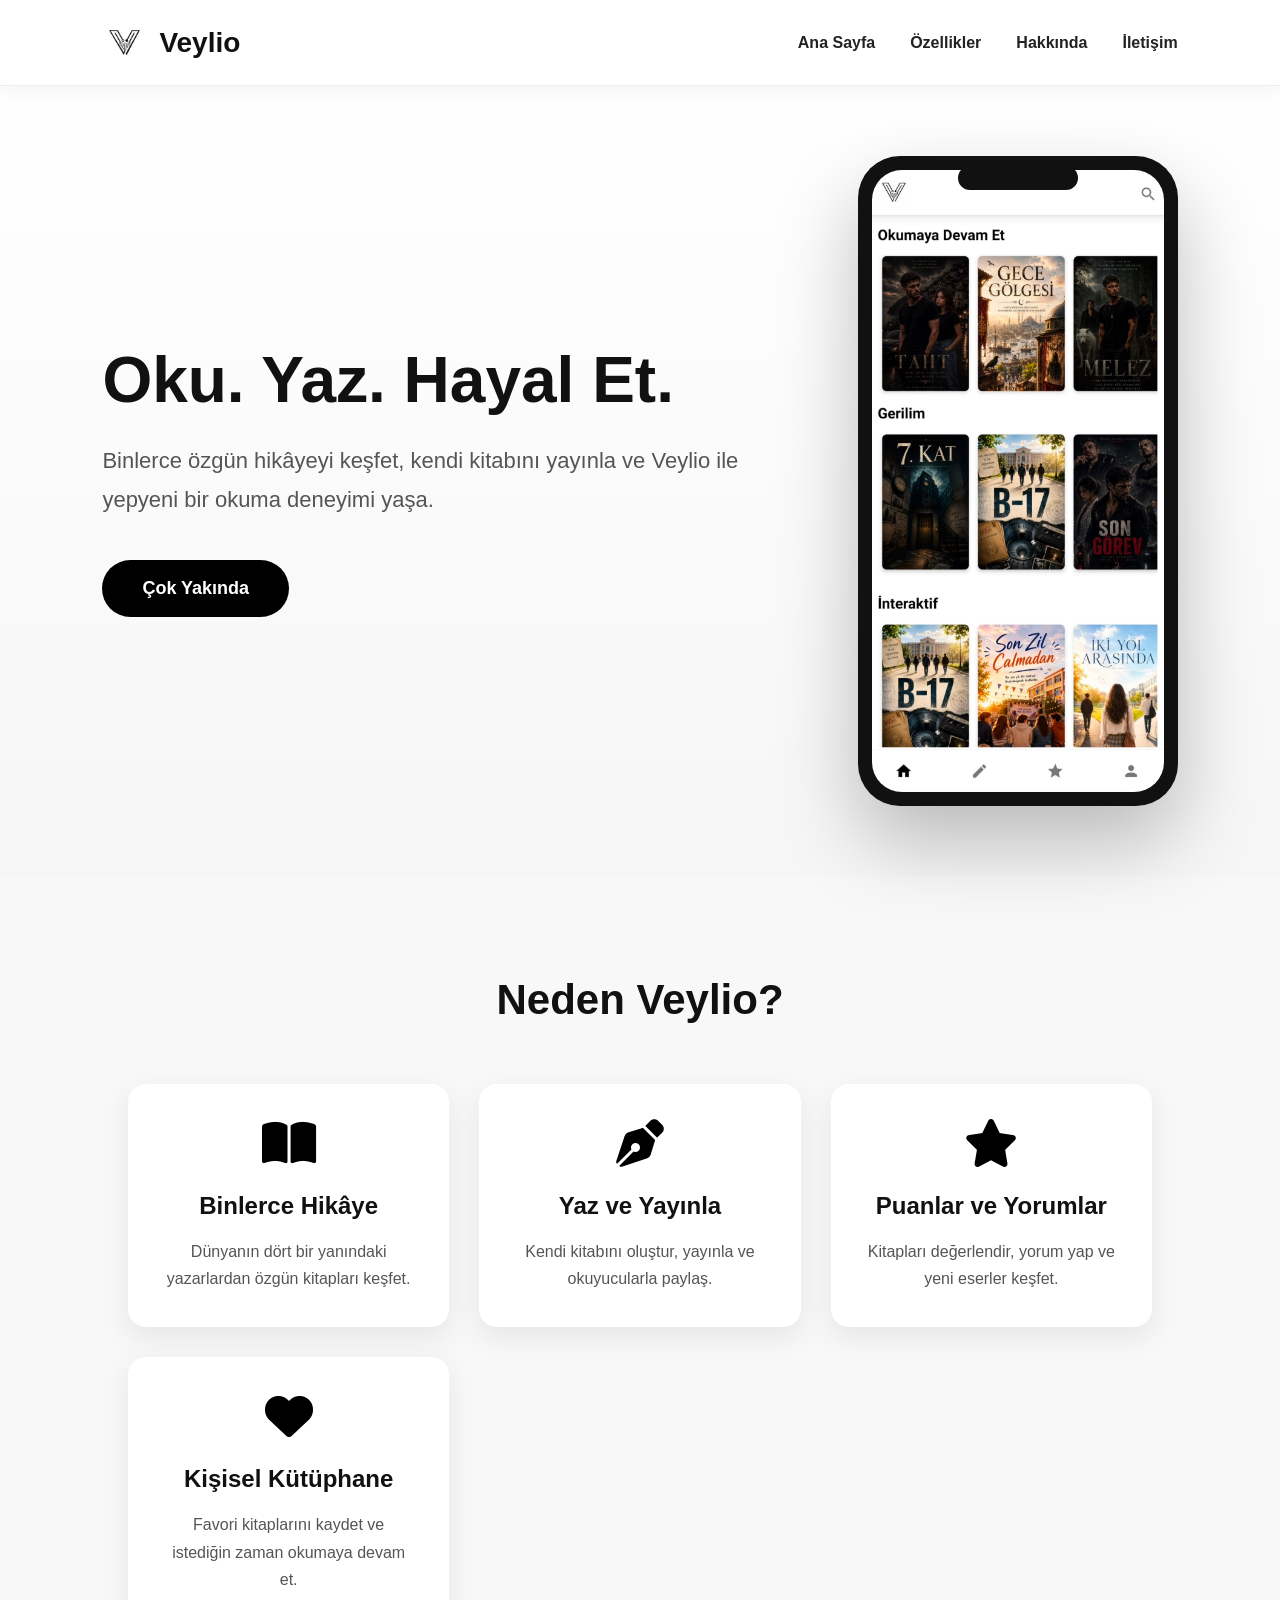
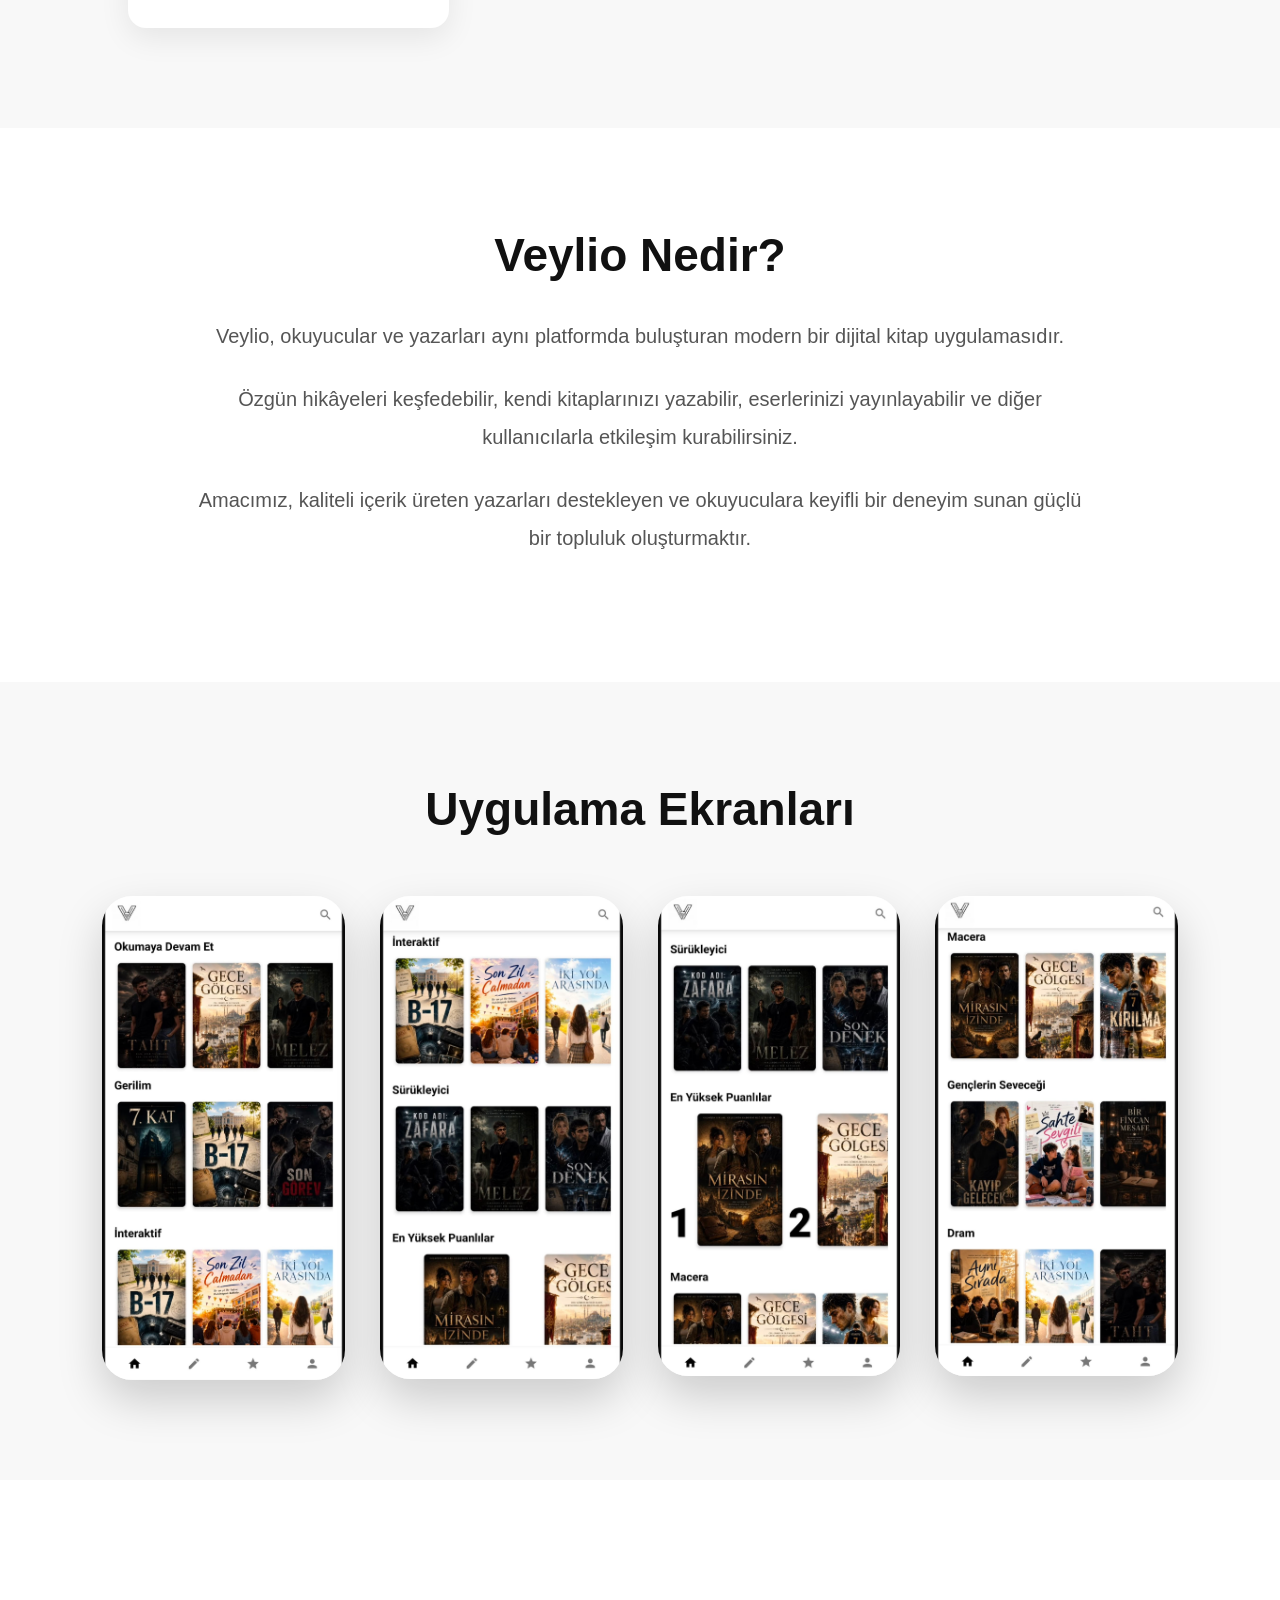
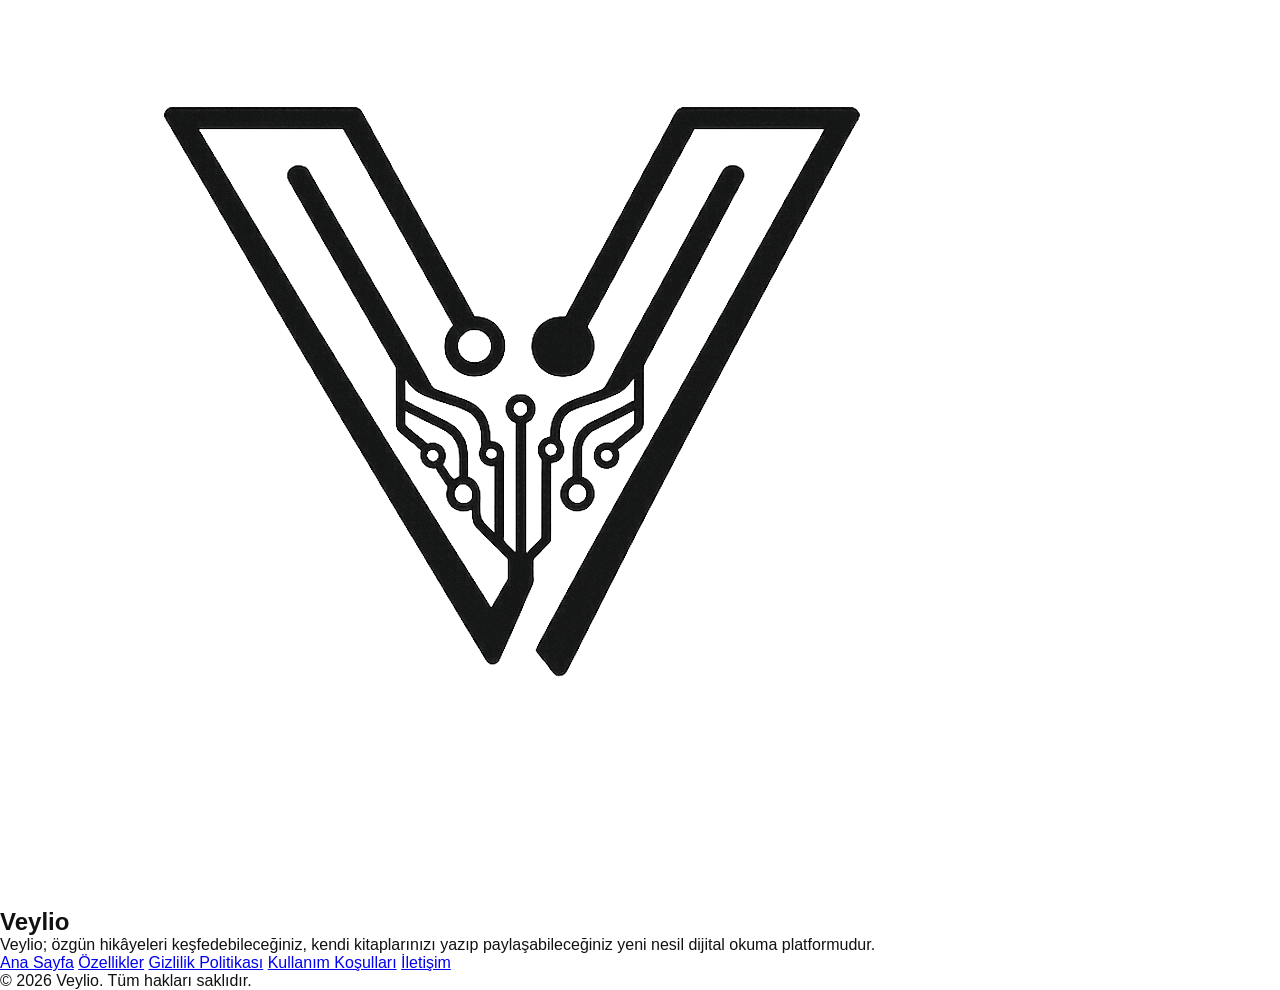
<file: index.html>
<!DOCTYPE html>
<html lang="tr">

<head>

    <meta charset="UTF-8">
    <meta name="viewport" content="width=device-width, initial-scale=1.0">

    <title>Veylio | Hikâyeni Keşfet ve Paylaş</title>

    <meta name="description"
          content="Veylio ile binlerce özgün hikâyeyi keşfet, kendi kitaplarını yaz ve yayınla.">

    <meta name="keywords"
          content="Veylio, kitap, hikâye, roman, okuma, yazma, dijital kitap">

    <meta name="author" content="Veylio">

    <meta property="og:title" content="Veylio">
    <meta property="og:description" content="Yeni nesil dijital kitap platformu.">
    <meta property="og:image" content="https://veylioapp.com/assets/images/logo.png">
    <meta property="og:url" content="https://veylioapp.com">

    <meta name="twitter:card" content="summary_large_image">

    <link rel="canonical" href="https://veylioapp.com">

    <link rel="icon" href="assets/images/favicon.png">

    <link rel="stylesheet" href="css/style.css">

    <link rel="stylesheet"
          href="https://cdnjs.cloudflare.com/ajax/libs/font-awesome/6.7.2/css/all.min.css">

</head>

<body>

    <!-- NAVBAR -->

    <header class="navbar">

        <div class="logo">
            <img src="assets/images/logo.png" alt="Veylio Logo">
            <span>Veylio</span>
        </div>

        <nav>
            <a href="#">Ana Sayfa</a>
            <a href="#">Özellikler</a>
            <a href="#">Hakkında</a>
            <a href="#">İletişim</a>
        </nav>

    </header>

    <!-- HERO -->

    <section class="hero">

        <div class="hero-text">

            <h1>Oku. Yaz. Hayal Et.</h1>

            <p>
                Binlerce özgün hikâyeyi keşfet,
                kendi kitabını yayınla ve
                Veylio ile yepyeni bir okuma deneyimi yaşa.
            </p>

            <a href="#" class="button">Çok Yakında</a>

        </div>

        <div class="hero-image">

            <div class="phone">

                <div class="phone-screen">

                    <img id="phoneImage"
                        src="assets/images/screenshot1.jpg"
                        alt="Veylio">

                </div>

            </div>

        </div>

    </section>

    <!-- FEATURES -->

    <section class="features">

        <h2>Neden Veylio?</h2>

        <div class="feature-grid">

            <div class="feature-card">
                <i class="fa-solid fa-book-open"></i>
                <h3>Binlerce Hikâye</h3>
                <p>Dünyanın dört bir yanındaki yazarlardan özgün kitapları keşfet.</p>
            </div>

            <div class="feature-card">
                <i class="fa-solid fa-pen-nib"></i>
                <h3>Yaz ve Yayınla</h3>
                <p>Kendi kitabını oluştur, yayınla ve okuyucularla paylaş.</p>
            </div>

            <div class="feature-card">
                <i class="fa-solid fa-star"></i>
                <h3>Puanlar ve Yorumlar</h3>
                <p>Kitapları değerlendir, yorum yap ve yeni eserler keşfet.</p>
            </div>

            <div class="feature-card">
                <i class="fa-solid fa-heart"></i>
                <h3>Kişisel Kütüphane</h3>
                <p>Favori kitaplarını kaydet ve istediğin zaman okumaya devam et.</p>
            </div>

        </div>

    </section>
<section class="about" id="about">

    <div class="about-content">

        <h2>Veylio Nedir?</h2>

        <p>
            Veylio, okuyucular ve yazarları aynı platformda buluşturan
            modern bir dijital kitap uygulamasıdır.
        </p>

        <p>
            Özgün hikâyeleri keşfedebilir, kendi kitaplarınızı yazabilir,
            eserlerinizi yayınlayabilir ve diğer kullanıcılarla etkileşim
            kurabilirsiniz.
        </p>

        <p>
            Amacımız, kaliteli içerik üreten yazarları destekleyen ve
            okuyuculara keyifli bir deneyim sunan güçlü bir topluluk oluşturmaktır.
        </p>

    </div>

</section>

<section class="gallery">

    <h2>Uygulama Ekranları</h2>

    <div class="gallery-grid">

        <img src="assets/images/screenshot1.jpg" alt="">
        <img src="assets/images/screenshot2.jpg" alt="">
        <img src="assets/images/screenshot3.jpg" alt="">
        <img src="assets/images/screenshot4.jpg" alt="">

    </div>

</section>

    <script src="js/app.js"></script>
<footer>

    <div class="footer-logo">

        <img src="assets/images/logo.png" alt="Veylio">

        <h2>Veylio</h2>

    </div>

    <p>

        Veylio; özgün hikâyeleri keşfedebileceğiniz,
        kendi kitaplarınızı yazıp paylaşabileceğiniz
        yeni nesil dijital okuma platformudur.

    </p>

    <div class="footer-links">

        <a href="index.html">Ana Sayfa</a>

        <a href="#features">Özellikler</a>

        <a href="privacy.html">Gizlilik Politikası</a>

        <a href="terms.html">Kullanım Koşulları</a>

        <a href="contact.html">İletişim</a>

    </div>

    <span>

        © 2026 Veylio. Tüm hakları saklıdır.

    </span>

</footer>

</body>


</html>
</file>
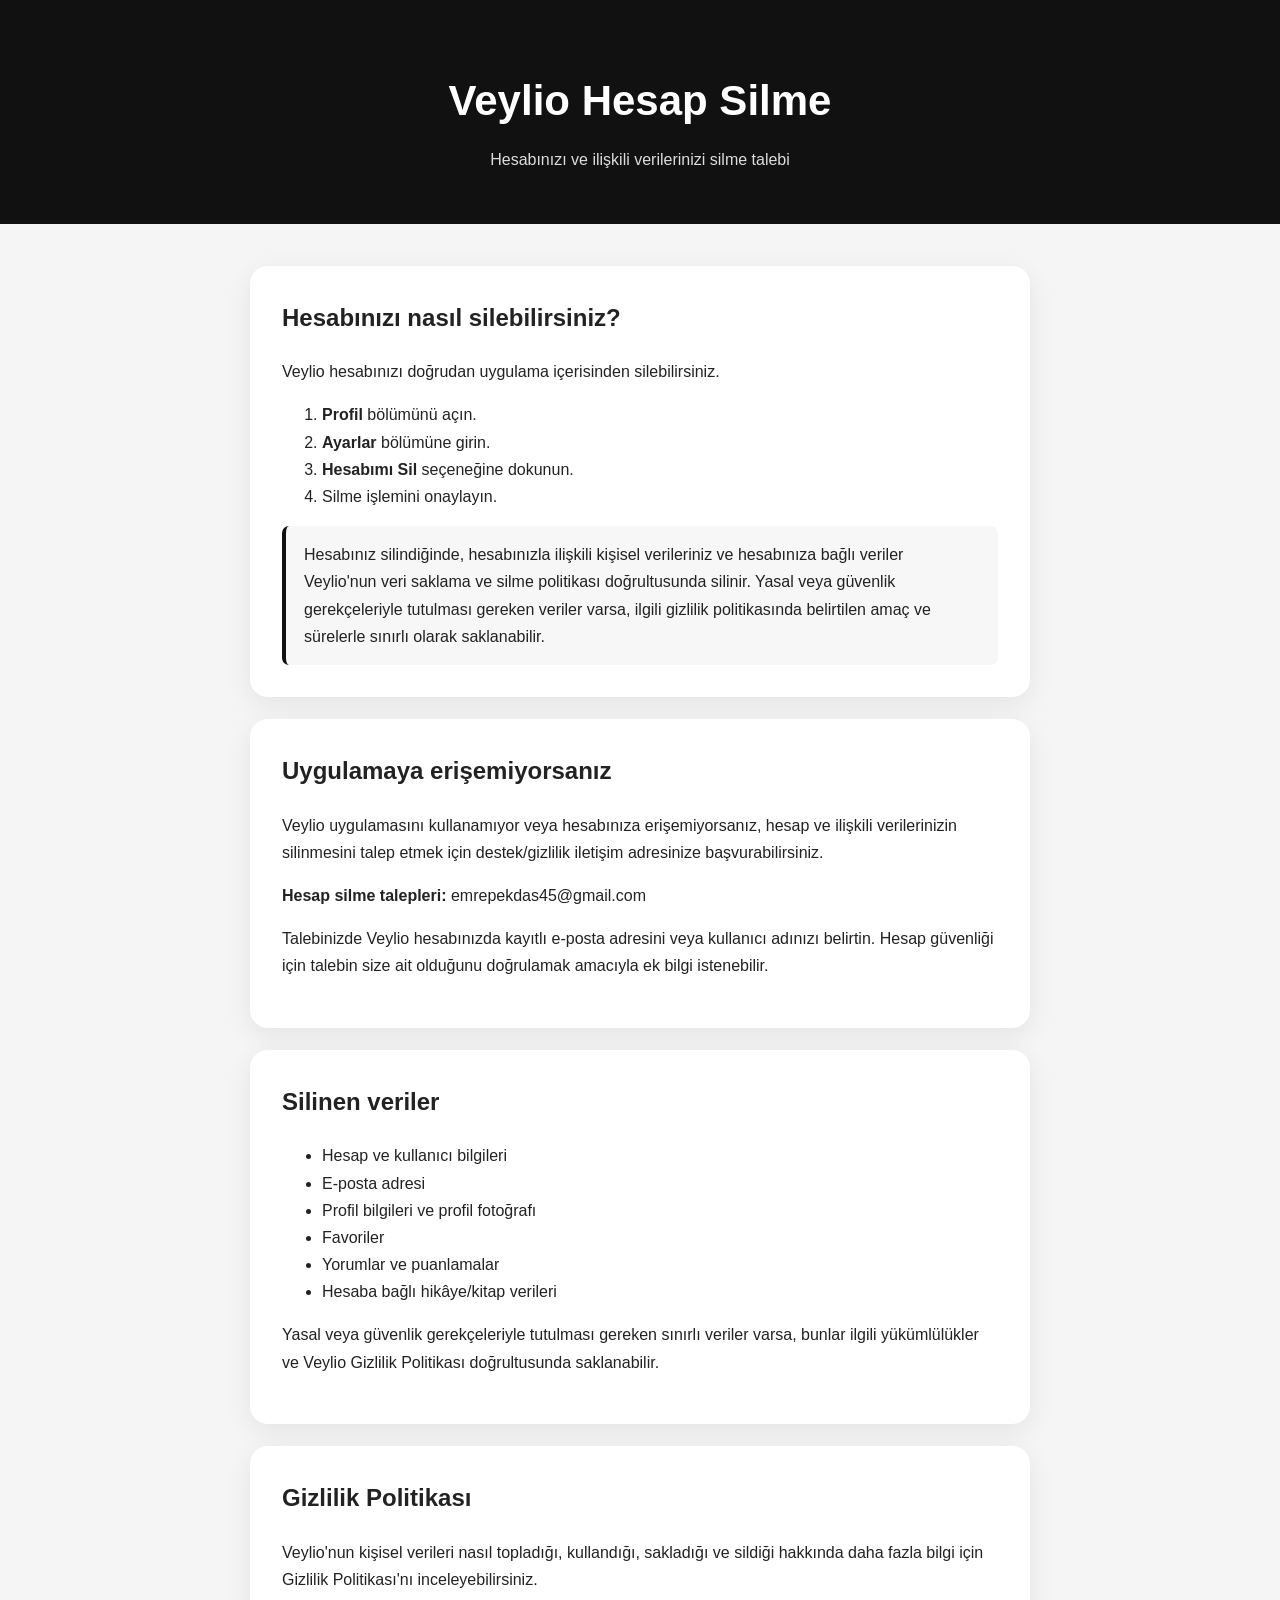
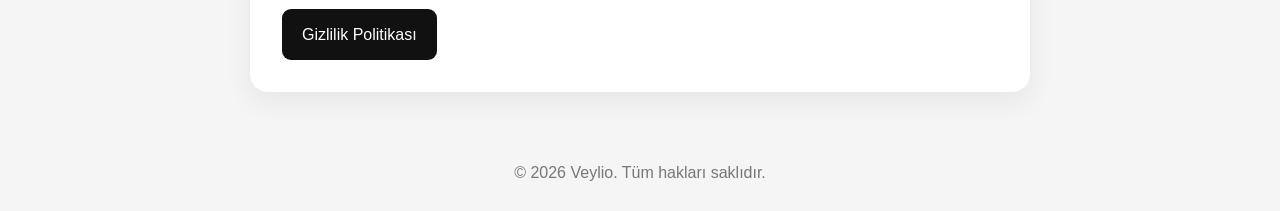
<file: account-delete.html>
<!doctype html>
<html lang="tr">
<head>
<meta charset="utf-8">
<meta name="viewport" content="width=device-width,initial-scale=1">
<title>Veylio Hesap Silme</title>
<style>
*{box-sizing:border-box}body{margin:0;font-family:Arial,sans-serif;background:#f5f5f5;color:#222;line-height:1.7}
header{background:#111;color:#fff;text-align:center;padding:65px 20px 50px}
h1{font-size:42px;margin:0 0 10px}header p{margin:0;color:#ddd}
main{max-width:820px;margin:42px auto;padding:0 20px}.card{background:#fff;border-radius:18px;padding:32px;margin-bottom:22px;box-shadow:0 8px 28px rgba(0,0,0,.07)}
h2{margin-top:0}.note{background:#f7f7f7;border-left:4px solid #111;padding:15px 18px;border-radius:7px}
a{color:#111}.button{display:inline-block;background:#111;color:#fff;text-decoration:none;padding:12px 20px;border-radius:9px}
footer{text-align:center;color:#777;padding:25px}
</style>
</head>
<body>
<header>
<h1>Veylio Hesap Silme</h1>
<p>Hesabınızı ve ilişkili verilerinizi silme talebi</p>
</header>
<main>
<section class="card">
<h2>Hesabınızı nasıl silebilirsiniz?</h2>
<p>Veylio hesabınızı doğrudan uygulama içerisinden silebilirsiniz.</p>
<ol>
<li><strong>Profil</strong> bölümünü açın.</li>
<li><strong>Ayarlar</strong> bölümüne girin.</li>
<li><strong>Hesabımı Sil</strong> seçeneğine dokunun.</li>
<li>Silme işlemini onaylayın.</li>
</ol>
<div class="note">Hesabınız silindiğinde, hesabınızla ilişkili kişisel verileriniz ve hesabınıza bağlı veriler Veylio'nun veri saklama ve silme politikası doğrultusunda silinir. Yasal veya güvenlik gerekçeleriyle tutulması gereken veriler varsa, ilgili gizlilik politikasında belirtilen amaç ve sürelerle sınırlı olarak saklanabilir.</div>
</section>

<section class="card">
<h2>Uygulamaya erişemiyorsanız</h2>
<p>Veylio uygulamasını kullanamıyor veya hesabınıza erişemiyorsanız, hesap ve ilişkili verilerinizin silinmesini talep etmek için destek/gizlilik iletişim adresinize başvurabilirsiniz.</p>
<p><strong>Hesap silme talepleri:</strong> emrepekdas45@gmail.com</p>
<p>Talebinizde Veylio hesabınızda kayıtlı e-posta adresini veya kullanıcı adınızı belirtin. Hesap güvenliği için talebin size ait olduğunu doğrulamak amacıyla ek bilgi istenebilir.</p>
</section>

<section class="card">
<h2>Silinen veriler</h2>
<ul>
<li>Hesap ve kullanıcı bilgileri</li>
<li>E-posta adresi</li>
<li>Profil bilgileri ve profil fotoğrafı</li>
<li>Favoriler</li>
<li>Yorumlar ve puanlamalar</li>
<li>Hesaba bağlı hikâye/kitap verileri</li>
</ul>
<p>Yasal veya güvenlik gerekçeleriyle tutulması gereken sınırlı veriler varsa, bunlar ilgili yükümlülükler ve Veylio Gizlilik Politikası doğrultusunda saklanabilir.</p>
</section>

<section class="card">
<h2>Gizlilik Politikası</h2>
<p>Veylio'nun kişisel verileri nasıl topladığı, kullandığı, sakladığı ve sildiği hakkında daha fazla bilgi için Gizlilik Politikası'nı inceleyebilirsiniz.</p>
<a class="button" href="/privacy.html">Gizlilik Politikası</a>
</section>
</main>
<footer>© 2026 Veylio. Tüm hakları saklıdır.</footer>
</body>
</html>
</file>
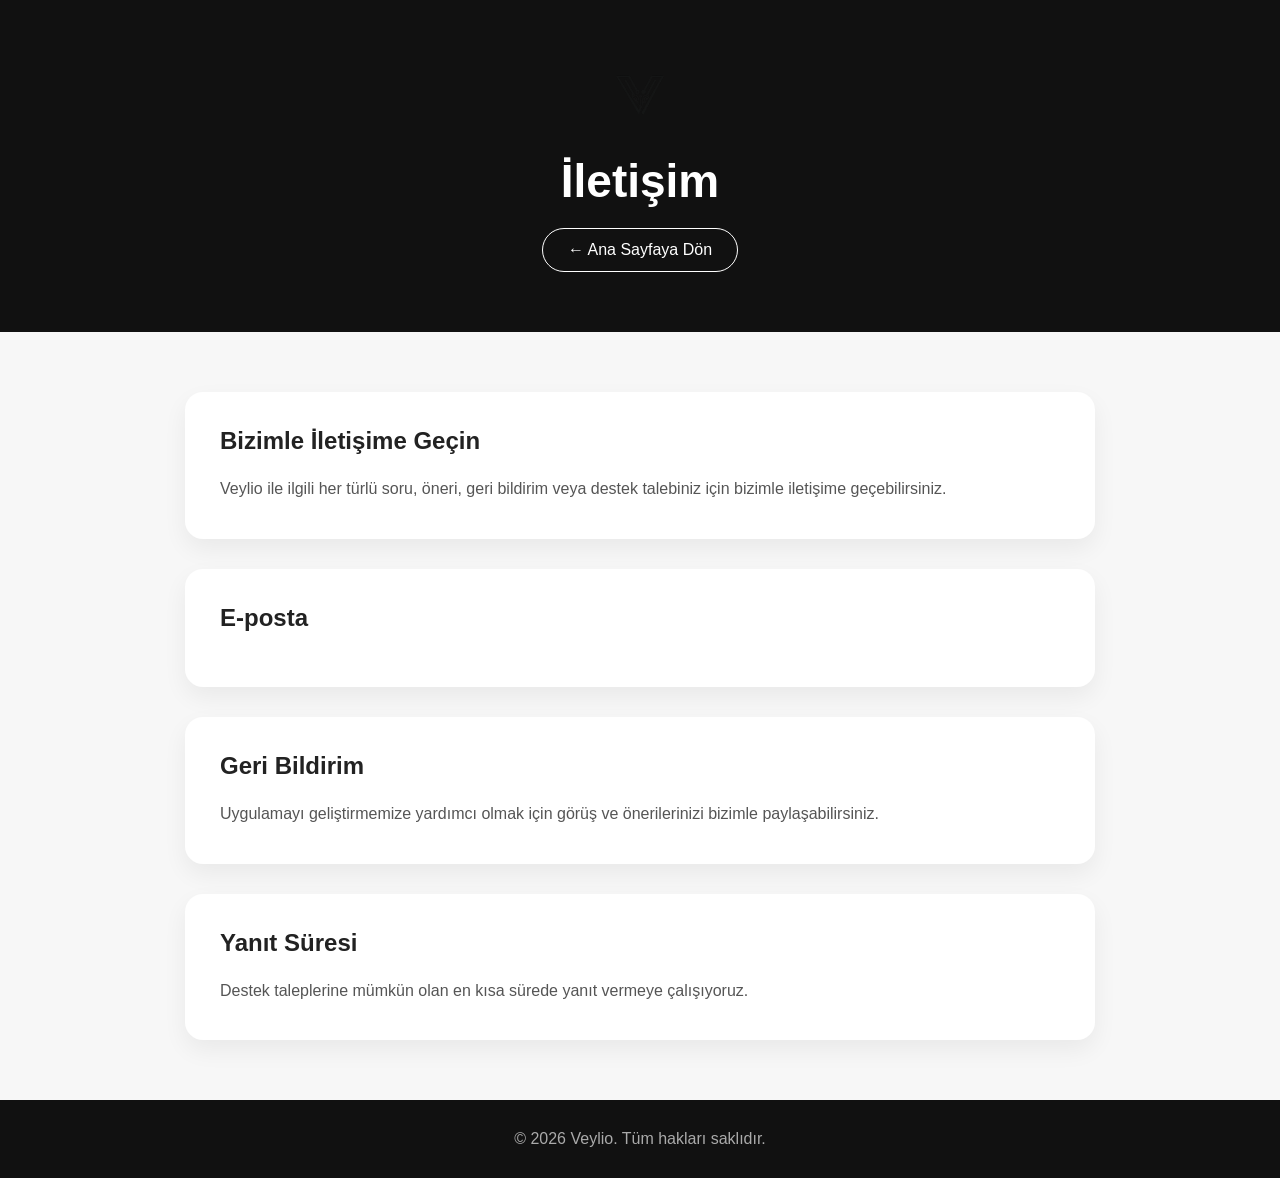
<file: contact.html>
<!DOCTYPE html>
<html lang="tr">

<head>

    <meta charset="UTF-8">
    <meta name="viewport" content="width=device-width, initial-scale=1.0">
    <link rel="icon" type="image/png" href="assets/images/favicon.png">
    <title>İletişim | Veylio</title>

    <link rel="stylesheet" href="css/legal.css">

</head>

<body>

<header>

    <img src="assets/images/logo.png" alt="Veylio">

    <h1>İletişim</h1>

    <a href="index.html">← Ana Sayfaya Dön</a>

</header>

<main>

<section>

<h2>Bizimle İletişime Geçin</h2>

<p>

Veylio ile ilgili her türlü soru, öneri, geri bildirim veya destek talebiniz için bizimle iletişime geçebilirsiniz.

</p>

</section>

<section>

<h2>E-posta</h2>

<p>



</p>

</section>

<section>

<h2>Geri Bildirim</h2>

<p>

Uygulamayı geliştirmemize yardımcı olmak için görüş ve önerilerinizi bizimle paylaşabilirsiniz.

</p>

</section>

<section>

<h2>Yanıt Süresi</h2>

<p>

Destek taleplerine mümkün olan en kısa sürede yanıt vermeye çalışıyoruz.

</p>

</section>

</main>

<footer>

© 2026 Veylio. Tüm hakları saklıdır.

</footer>

</body>

</html>
</file>
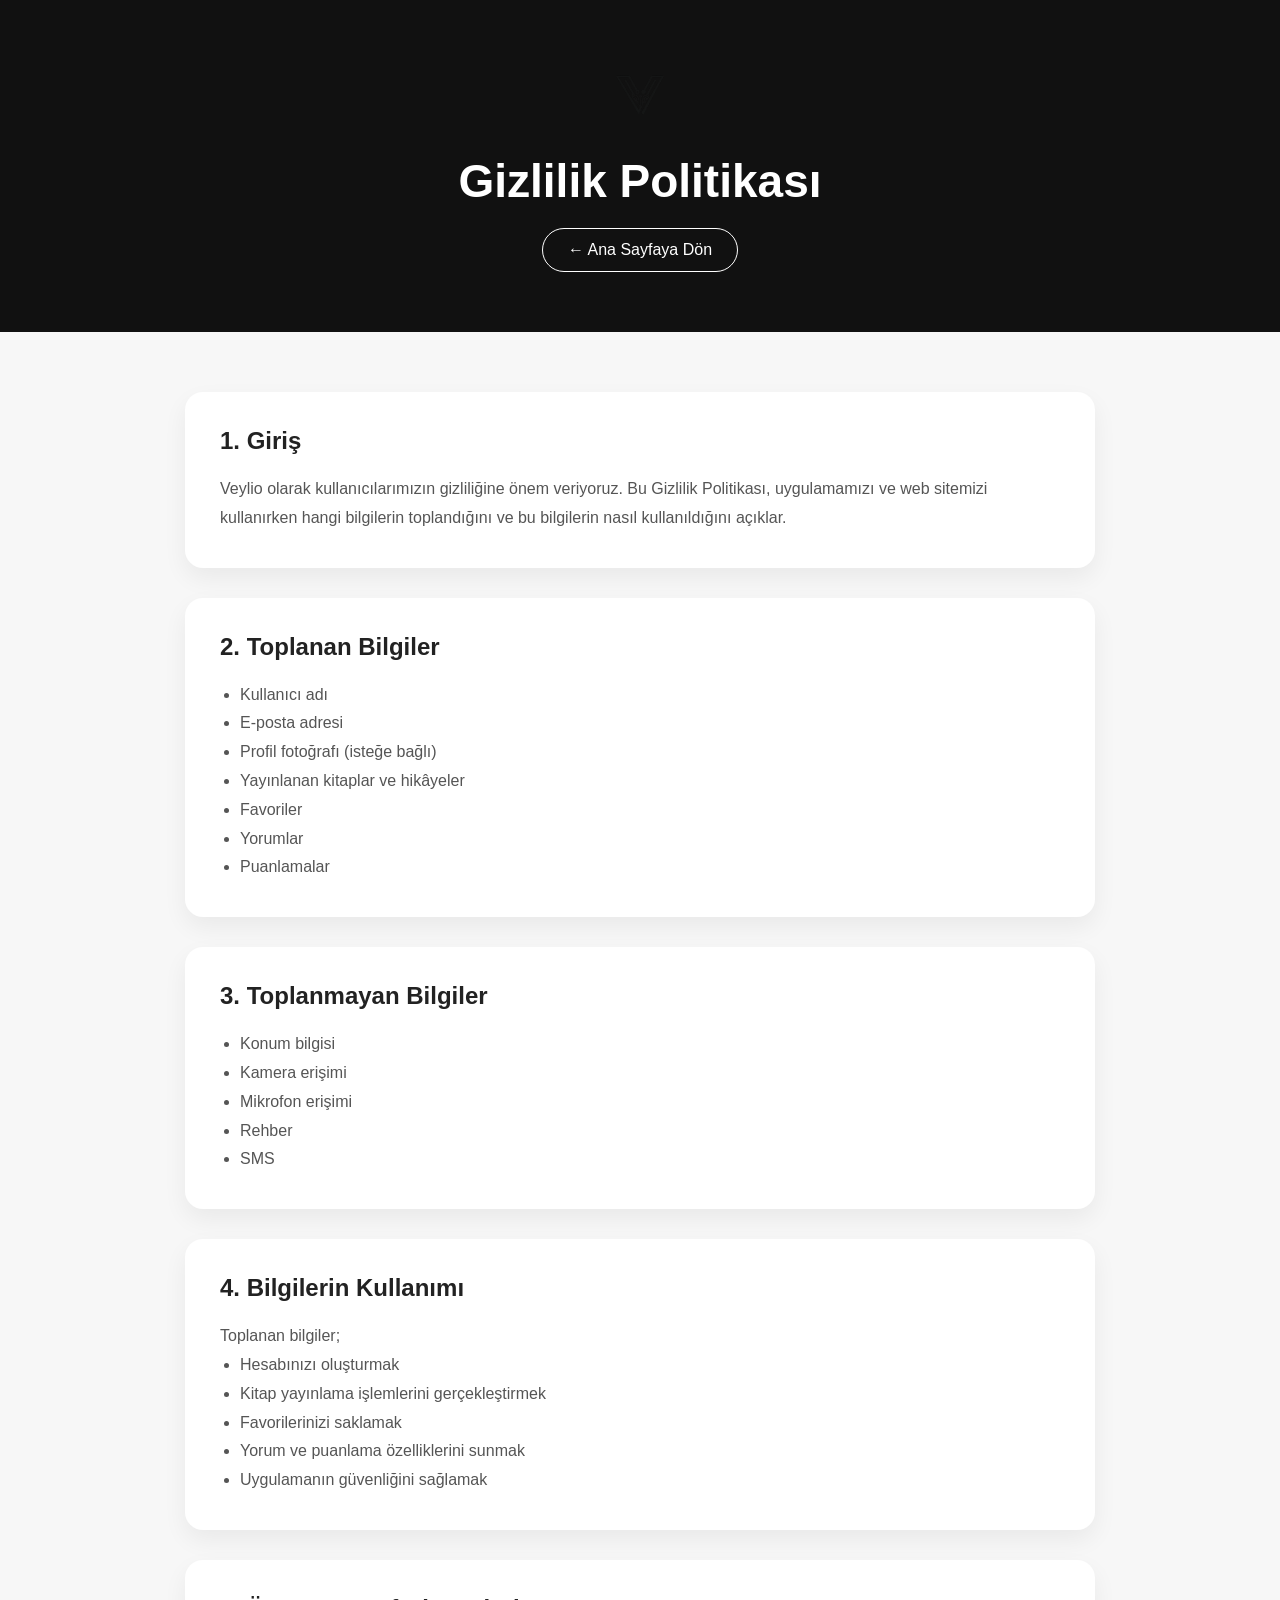
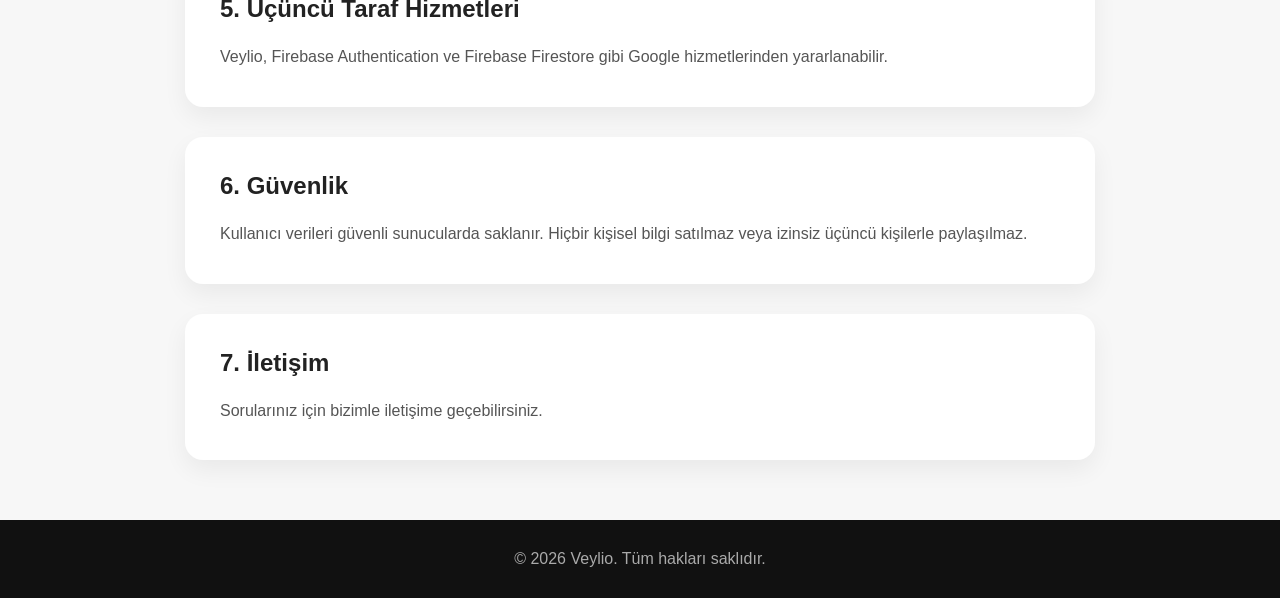
<file: privacy.html>
<!DOCTYPE html>
<html lang="tr">

<head>
    <link rel="icon" type="image/png" href="assets/images/favicon.png">
    <meta charset="UTF-8">
    <meta name="viewport" content="width=device-width, initial-scale=1.0">

    <title>Gizlilik Politikası | Veylio</title>

    <link rel="stylesheet" href="css/legal.css">

</head>

<body>

<header>

    <img src="assets/images/logo.png" alt="Veylio">

    <h1>Gizlilik Politikası</h1>

    <a href="index.html">← Ana Sayfaya Dön</a>

</header>

<main>

<section>

<h2>1. Giriş</h2>

<p>

Veylio olarak kullanıcılarımızın gizliliğine önem veriyoruz.
Bu Gizlilik Politikası, uygulamamızı ve web sitemizi kullanırken
hangi bilgilerin toplandığını ve bu bilgilerin nasıl kullanıldığını açıklar.

</p>

</section>

<section>

<h2>2. Toplanan Bilgiler</h2>

<ul>

<li>Kullanıcı adı</li>
<li>E-posta adresi</li>
<li>Profil fotoğrafı (isteğe bağlı)</li>
<li>Yayınlanan kitaplar ve hikâyeler</li>
<li>Favoriler</li>
<li>Yorumlar</li>
<li>Puanlamalar</li>

</ul>

</section>

<section>

<h2>3. Toplanmayan Bilgiler</h2>

<ul>

<li>Konum bilgisi</li>
<li>Kamera erişimi</li>
<li>Mikrofon erişimi</li>
<li>Rehber</li>
<li>SMS</li>

</ul>

</section>

<section>

<h2>4. Bilgilerin Kullanımı</h2>

<p>

Toplanan bilgiler;

</p>

<ul>

<li>Hesabınızı oluşturmak</li>
<li>Kitap yayınlama işlemlerini gerçekleştirmek</li>
<li>Favorilerinizi saklamak</li>
<li>Yorum ve puanlama özelliklerini sunmak</li>
<li>Uygulamanın güvenliğini sağlamak</li>

</ul>

</section>

<section>

<h2>5. Üçüncü Taraf Hizmetleri</h2>

<p>

Veylio, Firebase Authentication ve Firebase Firestore gibi
Google hizmetlerinden yararlanabilir.

</p>

</section>

<section>

<h2>6. Güvenlik</h2>

<p>

Kullanıcı verileri güvenli sunucularda saklanır.
Hiçbir kişisel bilgi satılmaz veya izinsiz üçüncü kişilerle paylaşılmaz.

</p>

</section>

<section>

<h2>7. İletişim</h2>

<p>

Sorularınız için bizimle iletişime geçebilirsiniz.

</p>

</section>

</main>

<footer>

© 2026 Veylio. Tüm hakları saklıdır.

</footer>

</body>

</html>
</file>
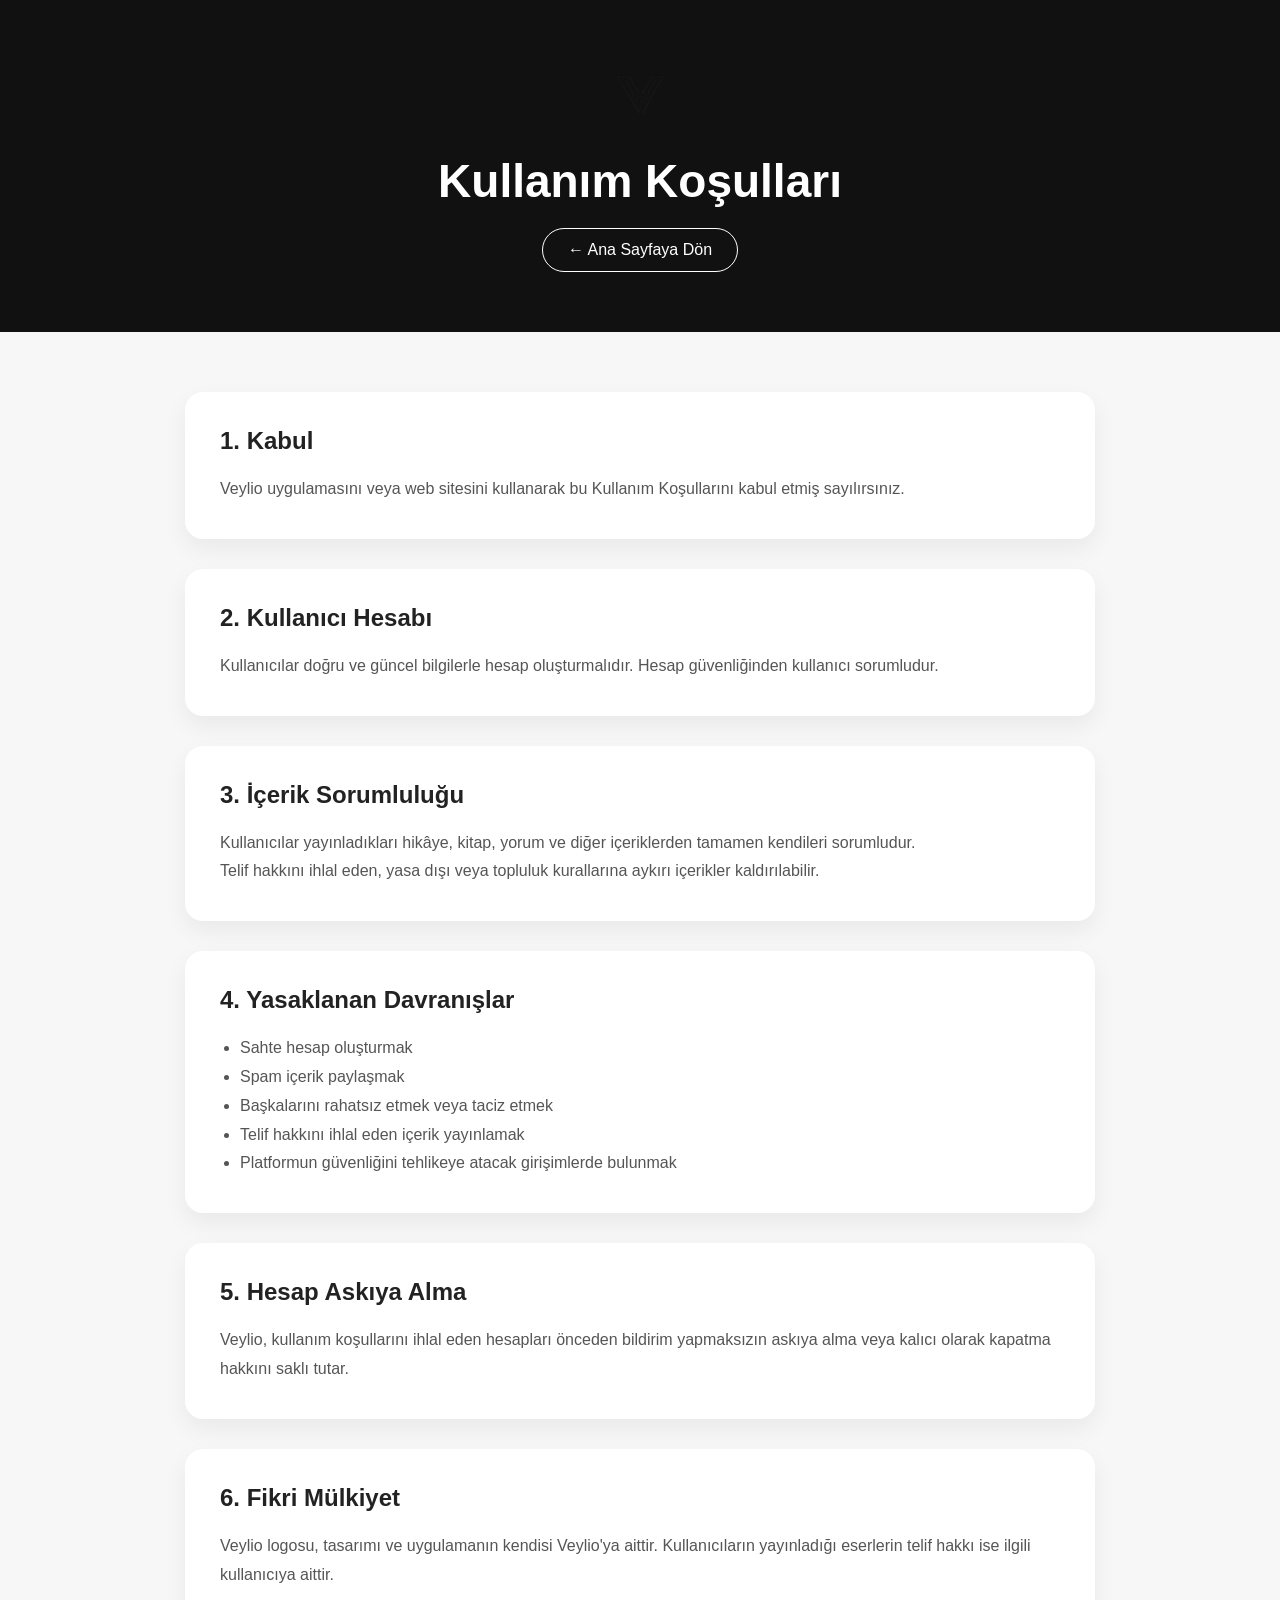
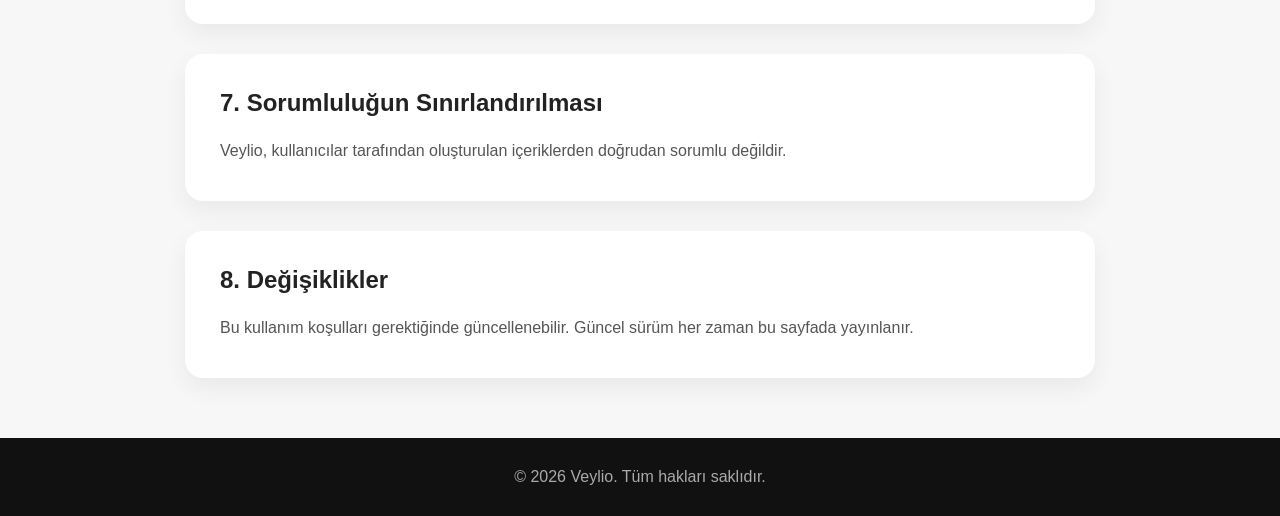
<file: terms.html>
<!DOCTYPE html>
<html lang="tr">

<head>
  
    <meta charset="UTF-8">
    <meta name="viewport" content="width=device-width, initial-scale=1.0">
    <link rel="icon" type="image/png" href="assets/images/favicon.png">
    <title>Kullanım Koşulları | Veylio</title>

    <link rel="stylesheet" href="css/legal.css">

</head>

<body>

<header>

    <img src="assets/images/logo.png" alt="Veylio">

    <h1>Kullanım Koşulları</h1>

    <a href="index.html">← Ana Sayfaya Dön</a>

</header>

<main>

<section>

<h2>1. Kabul</h2>

<p>

Veylio uygulamasını veya web sitesini kullanarak bu Kullanım Koşullarını kabul etmiş sayılırsınız.

</p>

</section>

<section>

<h2>2. Kullanıcı Hesabı</h2>

<p>

Kullanıcılar doğru ve güncel bilgilerle hesap oluşturmalıdır.
Hesap güvenliğinden kullanıcı sorumludur.

</p>

</section>

<section>

<h2>3. İçerik Sorumluluğu</h2>

<p>

Kullanıcılar yayınladıkları hikâye, kitap, yorum ve diğer içeriklerden tamamen kendileri sorumludur.

</p>

<p>

Telif hakkını ihlal eden, yasa dışı veya topluluk kurallarına aykırı içerikler kaldırılabilir.

</p>

</section>

<section>

<h2>4. Yasaklanan Davranışlar</h2>

<ul>

<li>Sahte hesap oluşturmak</li>

<li>Spam içerik paylaşmak</li>

<li>Başkalarını rahatsız etmek veya taciz etmek</li>

<li>Telif hakkını ihlal eden içerik yayınlamak</li>

<li>Platformun güvenliğini tehlikeye atacak girişimlerde bulunmak</li>

</ul>

</section>

<section>

<h2>5. Hesap Askıya Alma</h2>

<p>

Veylio, kullanım koşullarını ihlal eden hesapları önceden bildirim yapmaksızın askıya alma veya kalıcı olarak kapatma hakkını saklı tutar.

</p>

</section>

<section>

<h2>6. Fikri Mülkiyet</h2>

<p>

Veylio logosu, tasarımı ve uygulamanın kendisi Veylio'ya aittir.

Kullanıcıların yayınladığı eserlerin telif hakkı ise ilgili kullanıcıya aittir.

</p>

</section>

<section>

<h2>7. Sorumluluğun Sınırlandırılması</h2>

<p>

Veylio, kullanıcılar tarafından oluşturulan içeriklerden doğrudan sorumlu değildir.

</p>

</section>

<section>

<h2>8. Değişiklikler</h2>

<p>

Bu kullanım koşulları gerektiğinde güncellenebilir.
Güncel sürüm her zaman bu sayfada yayınlanır.

</p>

</section>

</main>

<footer>

© 2026 Veylio. Tüm hakları saklıdır.

</footer>

</body>

</html>
</file>
<file: css/style.css>
*{
    margin:0;
    padding:0;
    box-sizing:border-box;
    font-family:Arial, Helvetica, sans-serif;
}

body{
    background:#ffffff;
    color:#111;
}

.navbar{
    width:100%;
    padding:20px 8%;
    display:flex;
    justify-content:space-between;
    align-items:center;
    border-bottom:1px solid #eee;
    position:sticky;
    top:0;
    background:rgba(255,255,255,.92);
    backdrop-filter:blur(12px);
    z-index:999;
    box-shadow:0 5px 20px rgba(0,0,0,.05);
}

.logo{
    display:flex;
    align-items:center;
    gap:12px;
}
.logo{
    cursor:pointer;
}

.logo:hover{
    transform:scale(1.03);
    transition:.3s;
}

.logo img{
    width:45px;
}

.logo span{
    font-size:28px;
    font-weight:bold;
}

nav{
    display:flex;
    gap:35px;
}

nav a{
    text-decoration:none;
    color:#222;
    font-weight:600;
    transition:.3s;
}

nav a:hover{
    color:#000;
}

.hero{
    width:100%;
    min-height:85vh;
    padding:70px 8%;
    display:flex;
    justify-content:space-between;
    align-items:center;
    gap:60px;
    background:linear-gradient(180deg,#ffffff 0%,#f6f6f6 100%);
}

.hero-text h1{
    font-size:64px;
    font-weight:800;
    line-height:1.1;
    margin-bottom:25px;
}



.hero-text p{
    font-size:22px;
    line-height:1.8;
    color:#555;
    margin-bottom:40px;
}

.button{
    display:inline-block;
    background:#000;
    color:#fff;
    text-decoration:none;
    padding:18px 40px;
    border-radius:50px;
    font-size:18px;
    font-weight:bold;
    transition:.3s;
}

.button:hover{
    transform:translateY(-3px);
    box-shadow:0 15px 35px rgba(0,0,0,.25);
}

.hero-image img{
    width:420px;
    max-width:100%;
}
/* FEATURES */

.features{
    padding:100px 10%;
    background:#f8f8f8;
}

.features h2{
    text-align:center;
    font-size:42px;
    margin-bottom:60px;
}

.feature-grid{
    display:grid;
    grid-template-columns:repeat(auto-fit,minmax(250px,1fr));
    gap:30px;
}

.feature-card{
    background:#fff;
    padding:35px;
    border-radius:18px;
    box-shadow:0 10px 30px rgba(0,0,0,.08);
    transition:.3s;
    text-align:center;
}

.feature-card:hover{
    transform:translateY(-8px);
    box-shadow:0 20px 40px rgba(0,0,0,.15);
}
.feature-card h3{
    font-size:24px;
    margin-bottom:18px;
}



.feature-card p{
    color:#555;
    line-height:1.7;
}
.feature-card i{
    font-size:48px;
    color:#000;
    margin-bottom:25px;
    display:block;
}



.feature-card:hover i{
    transform:scale(1.15);
    transition:.3s;
}
/* PHONE MOCKUP */

.phone{
    width:320px;
    height:650px;
    background:#111;
    border-radius:45px;
    padding:14px;
    box-shadow:0 35px 80px rgba(0,0,0,.25);
    position:relative;
}

.phone::before{
    content:"";
    width:120px;
    height:28px;
    background:#111;
    border-radius:0 0 18px 18px;
    position:absolute;
    top:0;
    left:50%;
    transform:translateX(-50%);
}

.phone-screen{
    width:100%;
    height:100%;
    overflow:hidden;
    border-radius:32px;
    background:#fff;
}

.phone-screen img{
    width:100%;
    height:100%;
    object-fit:cover;
}
/* PHONE */

.phone{
    width:320px;
    height:650px;
    background:#111;
    border-radius:42px;
    padding:14px;
    box-shadow:0 35px 80px rgba(0,0,0,.25);
    position:relative;
}

.phone::before{
    content:"";
    position:absolute;
    top:10px;
    left:50%;
    transform:translateX(-50%);
    width:120px;
    height:24px;
    background:#111;
    border-radius:20px;
    z-index:20;
}

.phone-screen{
    width:100%;
    height:100%;
    overflow:hidden;
    border-radius:30px;
    background:#fff;
}

.phone-screen img{
    width:100%;
    height:100%;
    object-fit:cover;
    display:block;
}
/* STATS */

.stats{
    padding:100px 8%;
    display:grid;
    grid-template-columns:repeat(auto-fit,minmax(220px,1fr));
    gap:30px;
    background:#fff;
}

.stat-card{
    background:#111;
    color:#fff;
    text-align:center;
    padding:45px 20px;
    border-radius:22px;
    transition:.35s;
}

.stat-card:hover{
    transform:translateY(-8px);
    box-shadow:0 20px 40px rgba(0,0,0,.25);
}

.stat-card h2{
    font-size:52px;
    margin-bottom:12px;
}

.stat-card p{
    font-size:20px;
    color:#ddd;
}
/* GALLERY */

.gallery{
    padding:100px 8%;
    background:#f8f8f8;
}

.gallery h2{
    text-align:center;
    font-size:46px;
    margin-bottom:60px;
}

.gallery-grid{
    display:grid;
    grid-template-columns:repeat(auto-fit,minmax(230px,1fr));
    gap:35px;
}

.gallery-grid img{
    width:100%;
    border-radius:30px;
    box-shadow:0 20px 45px rgba(0,0,0,.18);
    transition:.35s;
}

.gallery-grid img:hover{
    transform:translateY(-12px) scale(1.03);
}
/* ABOUT */

.about{
    padding:100px 8%;
    background:#fff;
}

.about-content{
    max-width:900px;
    margin:auto;
    text-align:center;
}

.about-content h2{
    font-size:46px;
    margin-bottom:35px;
}

.about-content p{
    font-size:20px;
    line-height:1.9;
    color:#555;
    margin-bottom:25px;
}
</file>
<file: css/legal.css>
*{
    margin:0;
    padding:0;
    box-sizing:border-box;
    font-family:Arial, Helvetica, sans-serif;
}

body{
    background:#f7f7f7;
    color:#222;
}

header{
    background:#111;
    color:#fff;
    padding:60px 8%;
    text-align:center;
}

header img{
    width:70px;
    margin-bottom:20px;
}

header h1{
    font-size:46px;
    margin-bottom:20px;
}

header a{
    color:#fff;
    text-decoration:none;
    border:1px solid #fff;
    padding:12px 25px;
    border-radius:30px;
    display:inline-block;
    transition:.3s;
}

header a:hover{
    background:#fff;
    color:#111;
}

main{
    max-width:950px;
    margin:60px auto;
    padding:0 20px;
}

section{
    background:#fff;
    padding:35px;
    border-radius:18px;
    margin-bottom:30px;
    box-shadow:0 10px 25px rgba(0,0,0,.06);
}

section h2{
    margin-bottom:20px;
}

section p,
section li{
    line-height:1.8;
    color:#555;
}

ul{
    padding-left:20px;
}

footer{
    background:#111;
    color:#aaa;
    text-align:center;
    padding:30px;
}
</file>
